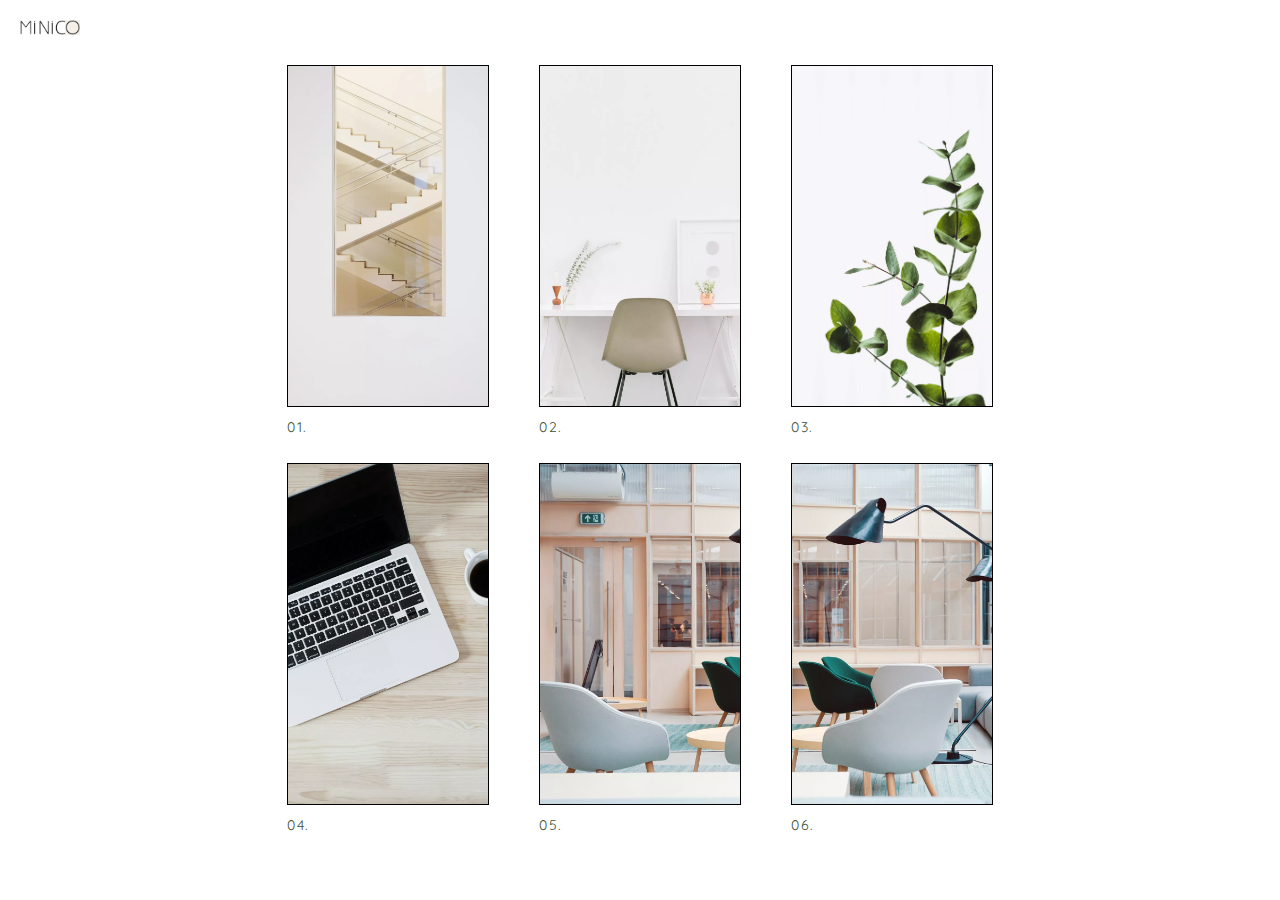
<file: index.html>
<!DOCTYPE html>
<html lang="en">
<head>
  <meta charset="UTF-8">
  <meta http-equiv="X-UA-Compatible" content="IE=edge">
  <meta name="viewport" content="width=device-width, initial-scale=1.0">
  <title>MiniCo</title>
  <link rel="stylesheet" href="./styles/style.css">
  <link rel="stylesheet" href="./styles/home.css">
</head>
<body>
  <img class="logo" alt="" src="./img/minico.png">
  <main class="home-container">
    <a class="page-link" href="./about.html">
      <img class="page-link-img" src="./img/about.webp">
      <div class="page-link-meta">
        <p>01. </p>
        <p class="show-on-hover">ABOUT</p>
      </div>
    </a>
    <a class="page-link" href="./space.html">
      <img class="page-link-img" src="./img/space.webp">
      <div class="page-link-meta">
        <p>02. </p>
        <p class="show-on-hover">SPACE</p>
      </div>
    </a>
    <a class="page-link" href="./community.html">
      <img class="page-link-img" src="./img/comm.webp">
      <div class="page-link-meta">
        <p>03. </p>
        <p class="show-on-hover">COMMUNITY</p>
      </div>
    </a>
    <a class="page-link" href="./events.html">
      <img class="page-link-img" src="./img/event.webp">
      <div class="page-link-meta">
        <p>04. </p>
        <p class="show-on-hover">EVENTS</p>
      </div>
    </a>
    <a class="page-link" href="./contacts.html">
      <img class="page-link-img" id="left" src="./img/double.webp">
      <div class="page-link-meta">
        <p>05. </p>
        <p class="show-on-hover">CONTACTS</p>
      </div>
    </a>
    <a class="page-link" href="./blog.html">
      <img class="page-link-img" src="./img/double.webp">
      <div class="page-link-meta">
        <p>06. </p>
        <p class="show-on-hover">BLOG</p>
      </div>
    </a>
  </main>
</body>
</html>
</file>
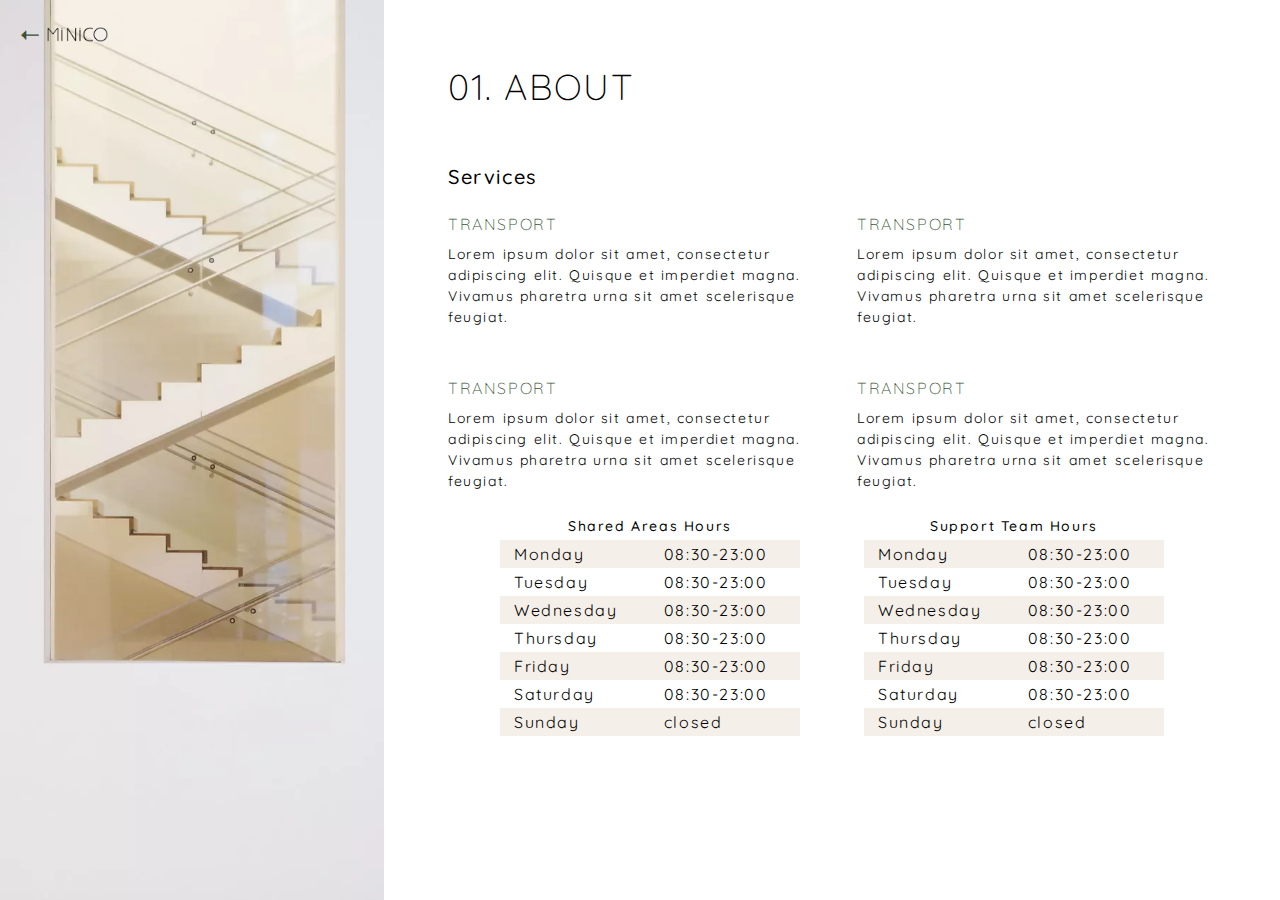
<file: about.html>
<!DOCTYPE html>
<html lang="en">
<head>
  <meta charset="UTF-8">
  <meta http-equiv="X-UA-Compatible" content="IE=edge">
  <meta name="viewport" content="width=device-width, initial-scale=1.0">
  <title>About</title>
  <link rel="stylesheet" href="./styles/style.css">
  <link rel="stylesheet" href="./styles/page.css">
  <link rel="stylesheet" href="./styles/about.css">
</head>
<body>
  <main class="page-container">
    <div class="main-img">
      <a class="go-back" href="index.html">
        <p>&#129040;</p>
        <img class="logo" alt="go back" src="./img/minico.png">
      </a>
    </div>
    <div class="page-content">
      <h1>01. ABOUT</h1>
      <article>
        <h2>Services</h2>
        <div class="grid-sections">
          <section>
            <h3>Transport</h3>
            <p>Lorem ipsum dolor sit amet, consectetur adipiscing elit. Quisque et imperdiet magna. Vivamus pharetra urna sit amet scelerisque feugiat.</p>
          </section>
          <section>
            <h3>Transport</h3>
            <p>Lorem ipsum dolor sit amet, consectetur adipiscing elit. Quisque et imperdiet magna. Vivamus pharetra urna sit amet scelerisque feugiat.</p>
          </section>
          <section>
            <h3>Transport</h3>
            <p>Lorem ipsum dolor sit amet, consectetur adipiscing elit. Quisque et imperdiet magna. Vivamus pharetra urna sit amet scelerisque feugiat.</p>
          </section>
          <section>
            <h3>Transport</h3>
            <p>Lorem ipsum dolor sit amet, consectetur adipiscing elit. Quisque et imperdiet magna. Vivamus pharetra urna sit amet scelerisque feugiat.</p>
          </section>
        </div>
      </article>
      <article class="art-tables">
        <section>
          <h4>Shared Areas Hours</h4>
          <table>
            <thead>
              <tr class="hide-thead">
                <th>day</th>
                <th>hours</th>
              </tr>
            </thead>
            <tbody>
              <tr>
                <td>Monday</td>
                <td>08:30-23:00</td>
              </tr>
              <tr>
                <td>Tuesday</td>
                <td>08:30-23:00</td>
              </tr>
              <tr>
                <td>Wednesday</td>
                <td>08:30-23:00</td>
              </tr>
              <tr>
                <td>Thursday</td>
                <td>08:30-23:00</td>
              </tr>
              <tr>
                <td>Friday</td>
                <td>08:30-23:00</td>
              </tr>
              <tr>
                <td>Saturday</td>
                <td>08:30-23:00</td>
              </tr>
              <tr>
                <td>Sunday</td>
                <td>closed</td>
              </tr>
            </tbody>
          </table>
        </section>
        <section>
          <h4>Support Team Hours</h4>
          <table>
            <thead>
              <tr class="hide-thead">
                <th>day</th>
                <th>hours</th>
              </tr>
            </thead>
            <tbody>
              <tr>
                <td>Monday</td>
                <td>08:30-23:00</td>
              </tr>
              <tr>
                <td>Tuesday</td>
                <td>08:30-23:00</td>
              </tr>
              <tr>
                <td>Wednesday</td>
                <td>08:30-23:00</td>
              </tr>
              <tr>
                <td>Thursday</td>
                <td>08:30-23:00</td>
              </tr>
              <tr>
                <td>Friday</td>
                <td>08:30-23:00</td>
              </tr>
              <tr>
                <td>Saturday</td>
                <td>08:30-23:00</td>
              </tr>
              <tr>
                <td>Sunday</td>
                <td>closed</td>
              </tr>
            </tbody>
          </table>
        </section>
      </article>
    </div>
  </main>
</body>
</html>
</file>
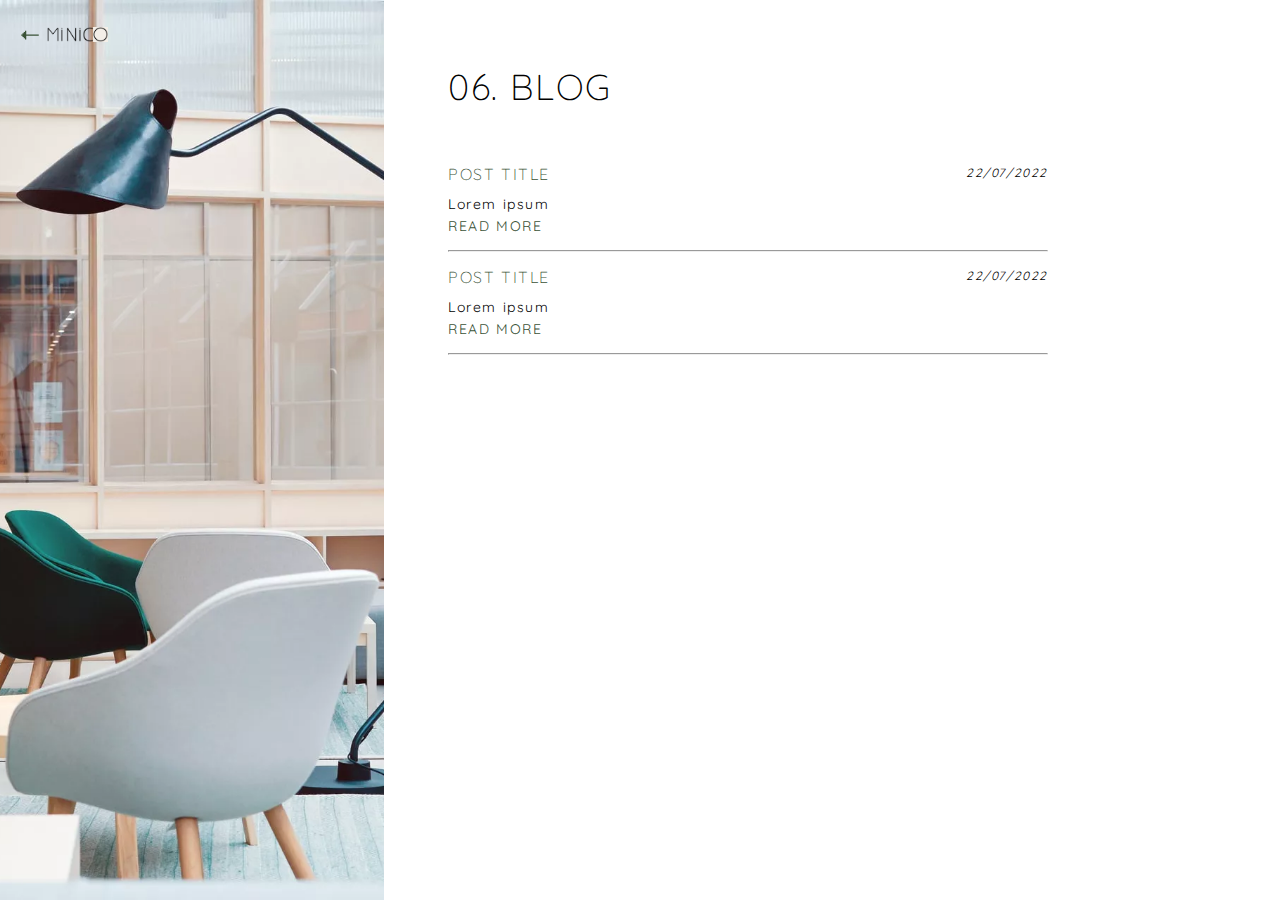
<file: blog.html>
<!DOCTYPE html>
<html lang="en">
<head>
  <meta charset="UTF-8">
  <meta http-equiv="X-UA-Compatible" content="IE=edge">
  <meta name="viewport" content="width=device-width, initial-scale=1.0">
  <title>Blog</title>
  <link rel="stylesheet" href="./styles/style.css">
  <link rel="stylesheet" href="./styles/page.css">
  <link rel="stylesheet" href="./styles/blog.css">
</head>
<body>
  <main class="page-container">
    <div class="main-img">
      <a class="go-back" href="index.html">
        <p>&#129040;</p>
        <img class="logo" alt="go back" src="./img/minico.png">
      </a>
    </div>
    <div class="page-content">
      <h1>06. BLOG</h1>
      <div id="blog-box">
        <div class="post">
          <div class="post-meta">
            <h3 class="post-meta-title">Post title</h3>
            <p class="post-meta-date">22/07/2022</p>
          </div>
          <div class="blog-intro">
            <p>Lorem ipsum</p>
            <a class="blog-intro-link">READ MORE</a>
          </div>
          <hr>
        </div>
        <div class="post">
          <div class="post-meta">
            <h3 class="post-meta-title">Post title</h3>
            <p class="post-meta-date">22/07/2022</p>
          </div>
          <div class="blog-intro">
            <p>Lorem ipsum</p>
            <a class="blog-intro-link">READ MORE</a>
          </div>
          <hr>
        </div>
      </div>
    </div>
  </main>
</body>
</html>
</file>
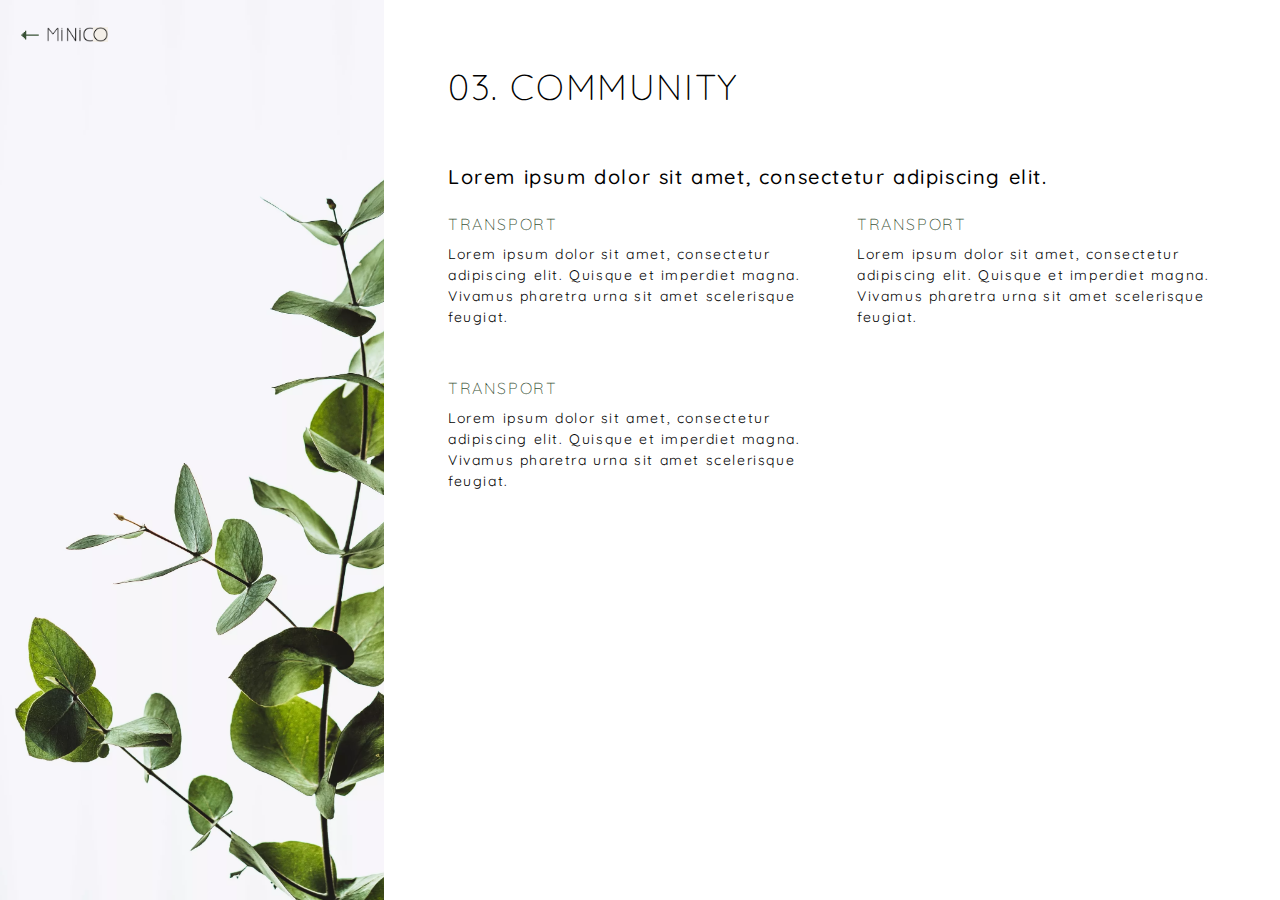
<file: community.html>
<!DOCTYPE html>
<html lang="en">
<head>
  <meta charset="UTF-8">
  <meta http-equiv="X-UA-Compatible" content="IE=edge">
  <meta name="viewport" content="width=device-width, initial-scale=1.0">
  <title>Community</title>
  <link rel="stylesheet" href="./styles/style.css">
  <link rel="stylesheet" href="./styles/page.css">
  <link rel="stylesheet" href="./styles/comm.css">
</head>
<body>
  <main class="page-container">
    <div class="main-img">
      <a class="go-back" href="index.html">
        <p>&#129040;</p>
        <img class="logo" alt="go back" src="./img/minico.png">
      </a>
    </div>
    <div class="page-content">
      <h1>03. COMMUNITY</h1>
      <article>
        <h2>Lorem ipsum dolor sit amet, consectetur adipiscing elit.</h2>
        <div class="grid-sections">
          <section>
            <h3>Transport</h3>
            <p>Lorem ipsum dolor sit amet, consectetur adipiscing elit. Quisque et imperdiet magna. Vivamus pharetra urna sit amet scelerisque feugiat.</p>
          </section>
          <section>
            <h3>Transport</h3>
            <p>Lorem ipsum dolor sit amet, consectetur adipiscing elit. Quisque et imperdiet magna. Vivamus pharetra urna sit amet scelerisque feugiat.</p>
          </section>
          <section>
            <h3>Transport</h3>
            <p>Lorem ipsum dolor sit amet, consectetur adipiscing elit. Quisque et imperdiet magna. Vivamus pharetra urna sit amet scelerisque feugiat.</p>
          </section>
        </div>
      </article>
    </div>
  </main>
</body>
</html>
</file>
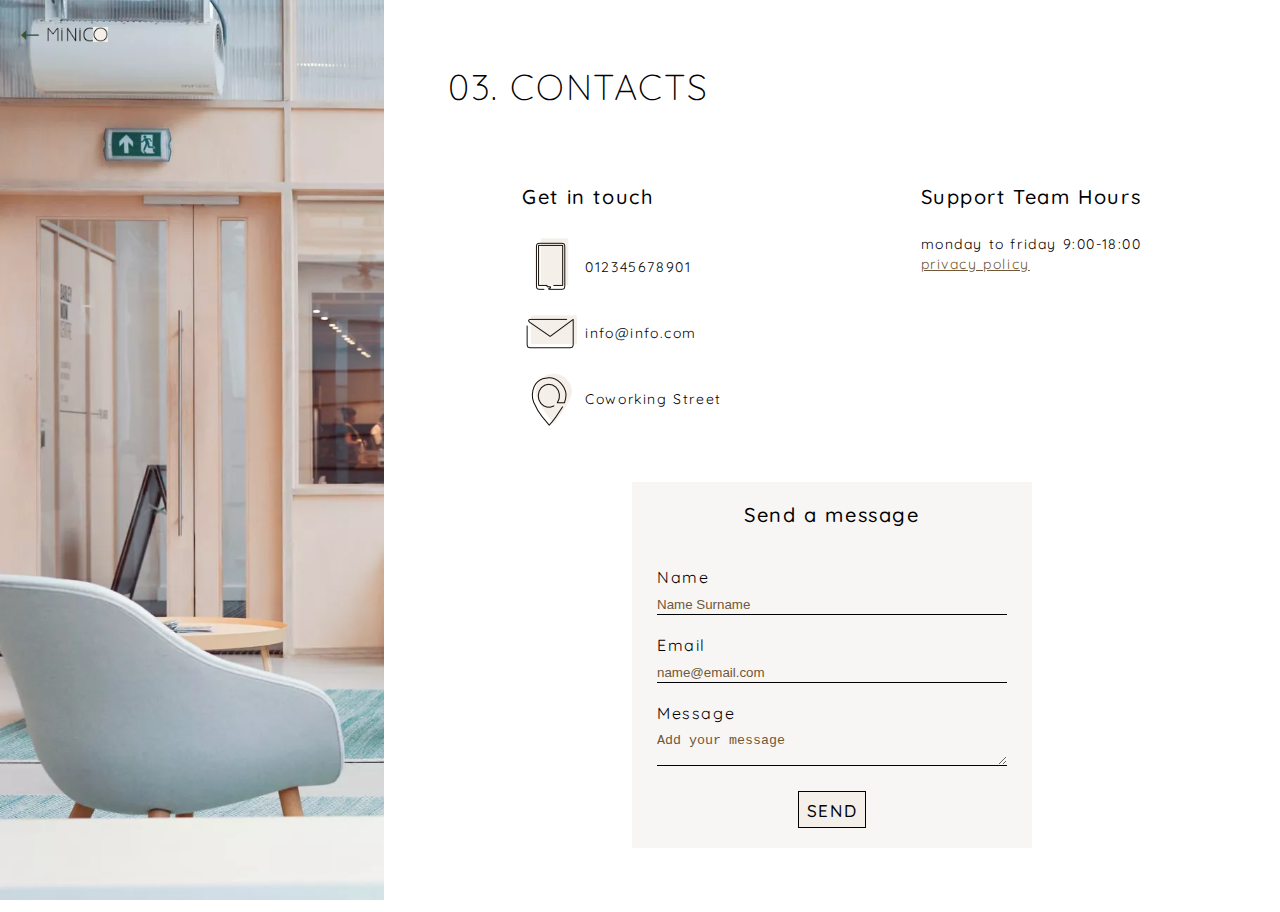
<file: contacts.html>
<!DOCTYPE html>
<html lang="en">
<head>
  <meta charset="UTF-8">
  <meta http-equiv="X-UA-Compatible" content="IE=edge">
  <meta name="viewport" content="width=device-width, initial-scale=1.0">
  <title>Contacts</title>
  <link rel="stylesheet" href="./styles/style.css">
  <link rel="stylesheet" href="./styles/page.css">
  <link rel="stylesheet" href="./styles/contacts.css">
</head>
<body>
  <main class="page-container">
    <div class="main-img">
      <a class="go-back" href="index.html">
        <p>&#129040;</p>
        <img class="logo" alt="go back" src="./img/minico.png">
      </a>
    </div>
    <div class="page-content">
      <h1>03. CONTACTS</h1>
      <div class='contacts-content'>
        <div class="column">
          <h2>Get in touch</h2>
          <div class="row">
            <img class="contacts-img" alt="telephone" src="./img/slice2.png">
            <p>012345678901</p>
          </div>
          <div class="row">
            <img class="contacts-img" alt="mail" src="./img/slice3.png">
            <p>info@info.com</p>
          </div>
          <div class="row">
            <img class="contacts-img" alt="address" src="./img/slice4.png">
            <p>Coworking Street</p>
          </div>
        </div>
        <div class="column">
            <h2>Support Team Hours</h2>
            <p>monday to friday 9:00-18:00</p>
            <a href="">privacy policy</a>
        </div>
        <form>
          <h2>Send a message</h2>
          <div class="form-group">
            <label for="form-name">Name</label>
            <input type="text" id="form-name" name="form-name" placeholder="Name Surname">
          </div>
          <div class="form-group">
            <label for="form-mail">Email</label>
            <input type="email" id="form-mail" name="form-mail" placeholder="name@email.com">
          </div>
          <div class="form-group">
            <label for="form-msg">Message</label>
            <textarea id="form-msg" name="form-msg" placeholder="Add your message"></textarea>
          </div>
          <button>SEND</button>
        </form>
      </div>
    </div>
  </main>
</body>
</html>
</file>
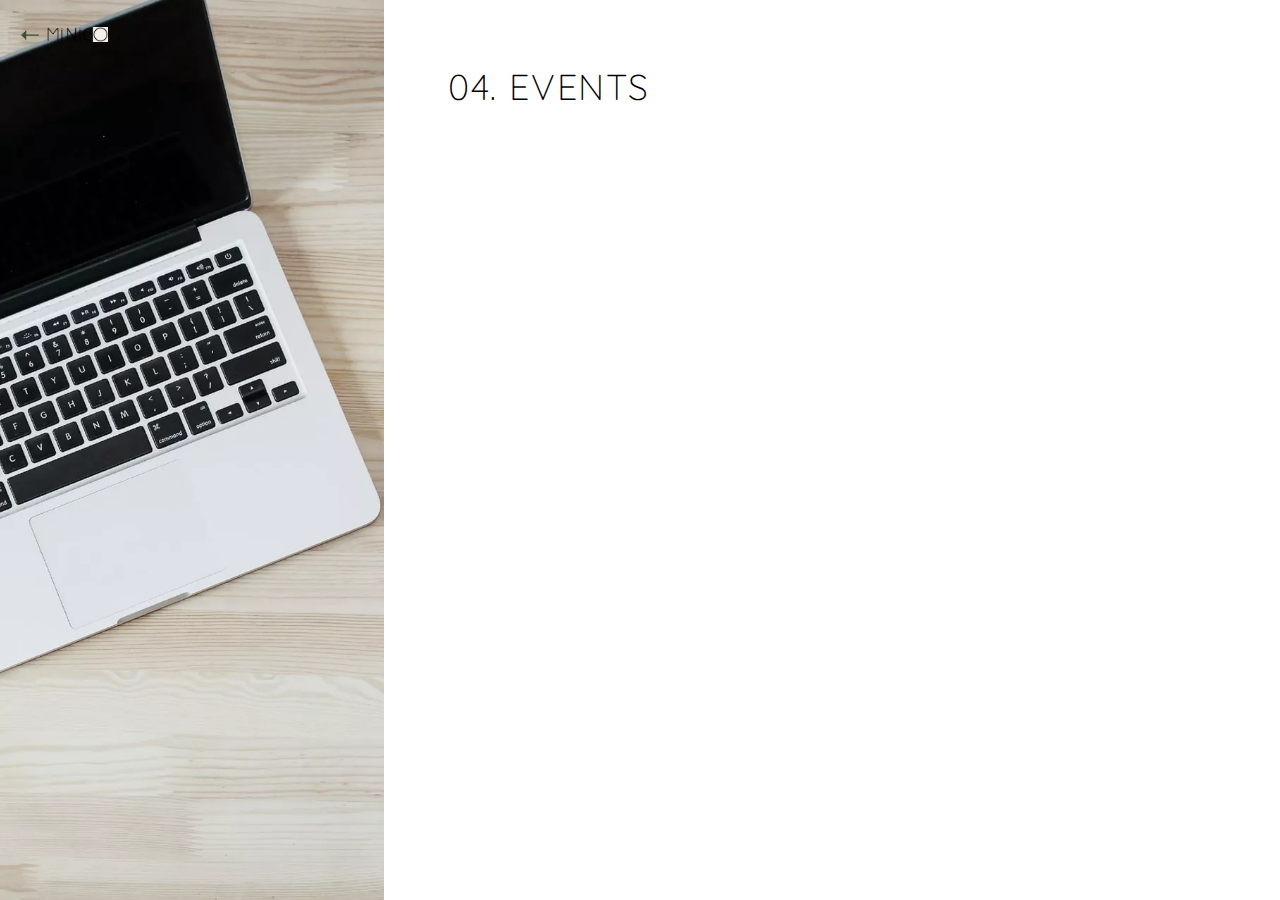
<file: events.html>
<!DOCTYPE html>
<html lang="en">
<head>
  <meta charset="UTF-8">
  <meta http-equiv="X-UA-Compatible" content="IE=edge">
  <meta name="viewport" content="width=device-width, initial-scale=1.0">
  <title>Events</title>
  <link rel="stylesheet" href="./styles/style.css">
  <link rel="stylesheet" href="./styles/page.css">
  <link rel="stylesheet" href="./styles/events.css">
</head>
<body>
  <main class="page-container">
    <div class="main-img">
      <a class="go-back" href="index.html">
        <p>&#129040;</p>
        <img class="logo" alt="go back" src="./img/minico.png">
      </a>
    </div>
    <div class="page-content">
      <h1>04. EVENTS</h1>
      <div id="calndar-box"></div>
    </div>
  </main>
</body>
</html>
</file>
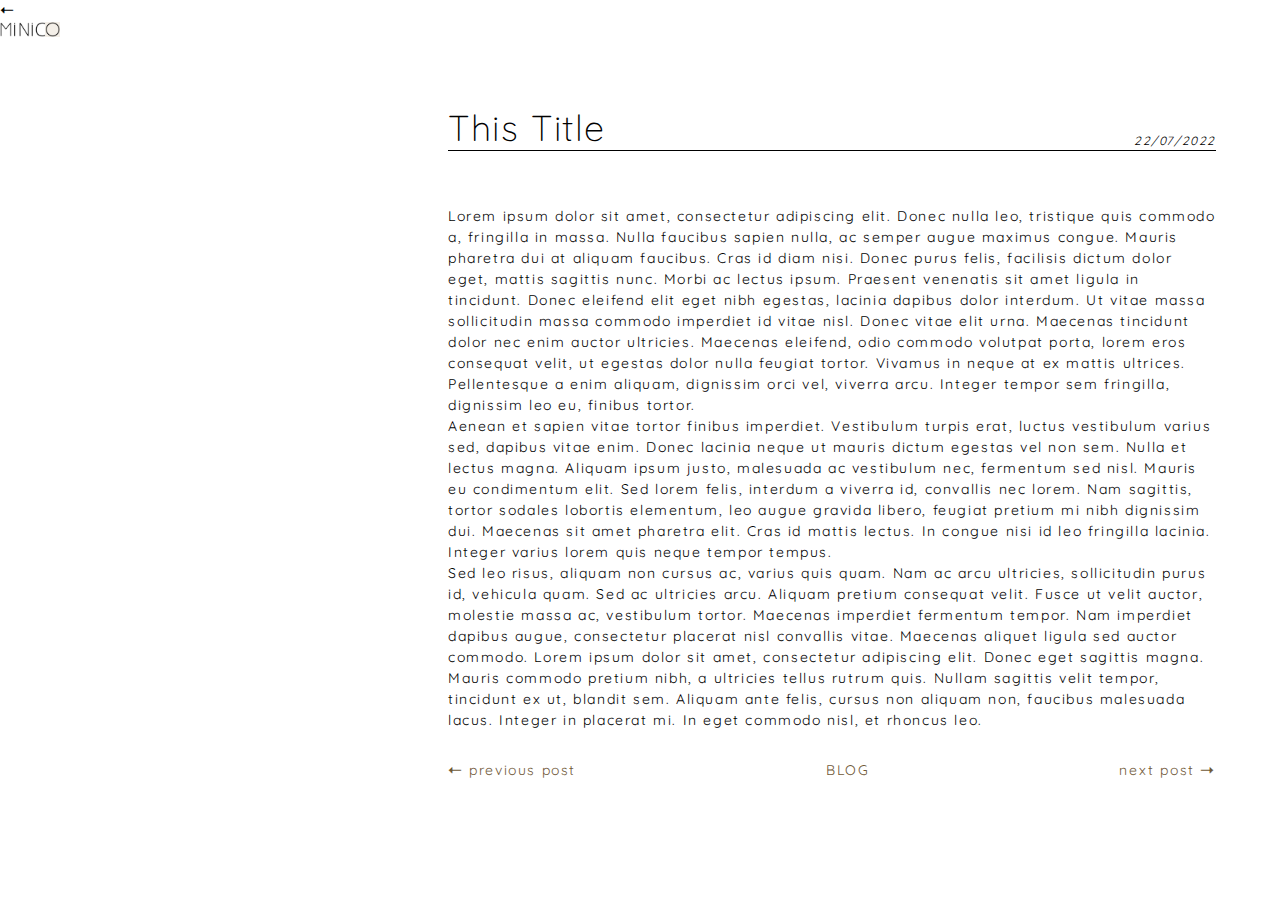
<file: post.html>
<!DOCTYPE html>
<html lang="en">
<head>
  <meta charset="UTF-8">
  <meta http-equiv="X-UA-Compatible" content="IE=edge">
  <meta name="viewport" content="width=device-width, initial-scale=1.0">
  <title>About</title>
  <link rel="stylesheet" href="./styles/style.css">
  <link rel="stylesheet" href="./styles/page.css">
  <link rel="stylesheet" href="./styles/post.css">
</head>
<body>
  <main class="page-container">
    <div class="main-img">
      <nav>
        <p>&#129040;</p>
        <img class="logo" alt="go back" src="./img/minico.png">
      </nav>
    </div>
    <div class="page-content">
      <div class="post">
        <div class="post-meta">
          <h1 class="post-meta-title">This Title</h1>
          <p class="post-meta-date">22/07/2022</p>
        </div>
        <article>
          <p>Lorem ipsum dolor sit amet, consectetur adipiscing elit. Donec nulla leo, tristique quis commodo a, fringilla in massa. Nulla faucibus sapien nulla, ac semper augue maximus congue. Mauris pharetra dui at aliquam faucibus. Cras id diam nisi. Donec purus felis, facilisis dictum dolor eget, mattis sagittis nunc. Morbi ac lectus ipsum. Praesent venenatis sit amet ligula in tincidunt. Donec eleifend elit eget nibh egestas, lacinia dapibus dolor interdum. Ut vitae massa sollicitudin massa commodo imperdiet id vitae nisl. Donec vitae elit urna. Maecenas tincidunt dolor nec enim auctor ultricies. Maecenas eleifend, odio commodo volutpat porta, lorem eros consequat velit, ut egestas dolor nulla feugiat tortor. Vivamus in neque at ex mattis ultrices. Pellentesque a enim aliquam, dignissim orci vel, viverra arcu. Integer tempor sem fringilla, dignissim leo eu, finibus tortor.</p>
          <p>Aenean et sapien vitae tortor finibus imperdiet. Vestibulum turpis erat, luctus vestibulum varius sed, dapibus vitae enim. Donec lacinia neque ut mauris dictum egestas vel non sem. Nulla et lectus magna. Aliquam ipsum justo, malesuada ac vestibulum nec, fermentum sed nisl. Mauris eu condimentum elit. Sed lorem felis, interdum a viverra id, convallis nec lorem. Nam sagittis, tortor sodales lobortis elementum, leo augue gravida libero, feugiat pretium mi nibh dignissim dui. Maecenas sit amet pharetra elit. Cras id mattis lectus. In congue nisi id leo fringilla lacinia. Integer varius lorem quis neque tempor tempus.</p>
          <p>Sed leo risus, aliquam non cursus ac, varius quis quam. Nam ac arcu ultricies, sollicitudin purus id, vehicula quam. Sed ac ultricies arcu. Aliquam pretium consequat velit. Fusce ut velit auctor, molestie massa ac, vestibulum tortor. Maecenas imperdiet fermentum tempor. Nam imperdiet dapibus augue, consectetur placerat nisl convallis vitae. Maecenas aliquet ligula sed auctor commodo. Lorem ipsum dolor sit amet, consectetur adipiscing elit. Donec eget sagittis magna. Mauris commodo pretium nibh, a ultricies tellus rutrum quis. Nullam sagittis velit tempor, tincidunt ex ut, blandit sem. Aliquam ante felis, cursus non aliquam non, faucibus malesuada lacus. Integer in placerat mi. In eget commodo nisl, et rhoncus leo.</p>
        </article>
        <nav class="post-nav">
          <a alt="" href="">&#129040; previous post</a>
          <a alt="" href="">BLOG</a>
          <a alt="" href="">next post &#129042;</a>
        </nav>
      </div>
    </div>
  </main>
</body>
</html>
</file>
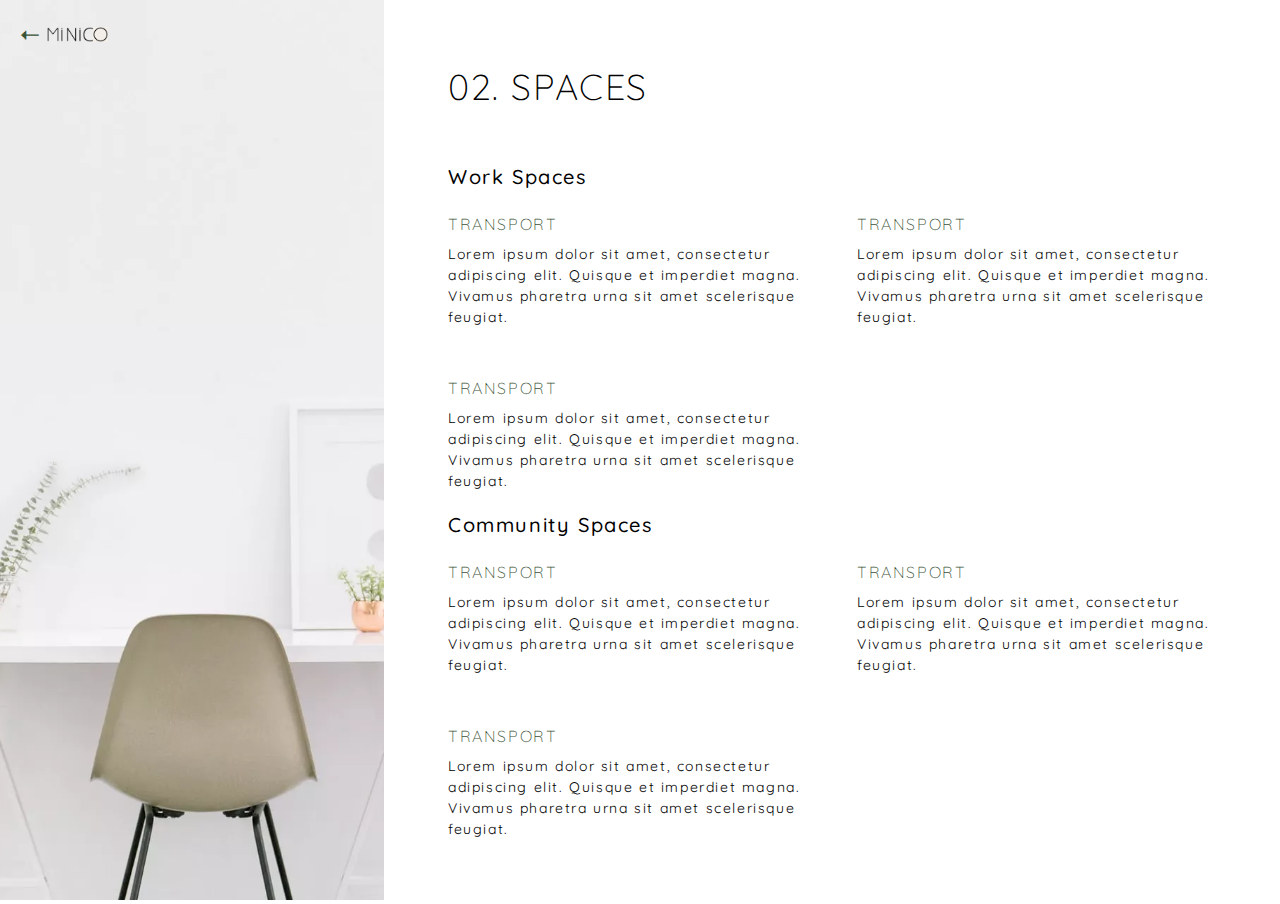
<file: space.html>
<!DOCTYPE html>
<html lang="en">
<head>
  <meta charset="UTF-8">
  <meta http-equiv="X-UA-Compatible" content="IE=edge">
  <meta name="viewport" content="width=device-width, initial-scale=1.0">
  <title>Spaces</title>
  <link rel="stylesheet" href="./styles/style.css">
  <link rel="stylesheet" href="./styles/page.css">
  <link rel="stylesheet" href="./styles/space.css">
</head>
<body>
  <main class="page-container">
    <div class="main-img">
      <a class="go-back" href="index.html">
        <p>&#129040;</p>
        <img class="logo" alt="go back" src="./img/minico.png">
      </a>
    </div>
    <div class="page-content">
      <h1>02. SPACES</h1>
      <article>
        <h2>Work Spaces</h2>
        <div class="grid-sections">
          <section>
            <h3>Transport</h3>
            <p>Lorem ipsum dolor sit amet, consectetur adipiscing elit. Quisque et imperdiet magna. Vivamus pharetra urna sit amet scelerisque feugiat.</p>
          </section>
          <section>
            <h3>Transport</h3>
            <p>Lorem ipsum dolor sit amet, consectetur adipiscing elit. Quisque et imperdiet magna. Vivamus pharetra urna sit amet scelerisque feugiat.</p>
          </section>
          <section>
            <h3>Transport</h3>
            <p>Lorem ipsum dolor sit amet, consectetur adipiscing elit. Quisque et imperdiet magna. Vivamus pharetra urna sit amet scelerisque feugiat.</p>
          </section>
        </div>
      </article>
      <article>
        <h2>Community Spaces</h2>
        <div class="grid-sections">
          <section>
            <h3>Transport</h3>
            <p>Lorem ipsum dolor sit amet, consectetur adipiscing elit. Quisque et imperdiet magna. Vivamus pharetra urna sit amet scelerisque feugiat.</p>
          </section>
          <section>
            <h3>Transport</h3>
            <p>Lorem ipsum dolor sit amet, consectetur adipiscing elit. Quisque et imperdiet magna. Vivamus pharetra urna sit amet scelerisque feugiat.</p>
          </section>
          <section>
            <h3>Transport</h3>
            <p>Lorem ipsum dolor sit amet, consectetur adipiscing elit. Quisque et imperdiet magna. Vivamus pharetra urna sit amet scelerisque feugiat.</p>
          </section>
        </div>
      </article>
    </div>
  </main>
</body>
</html>
</file>
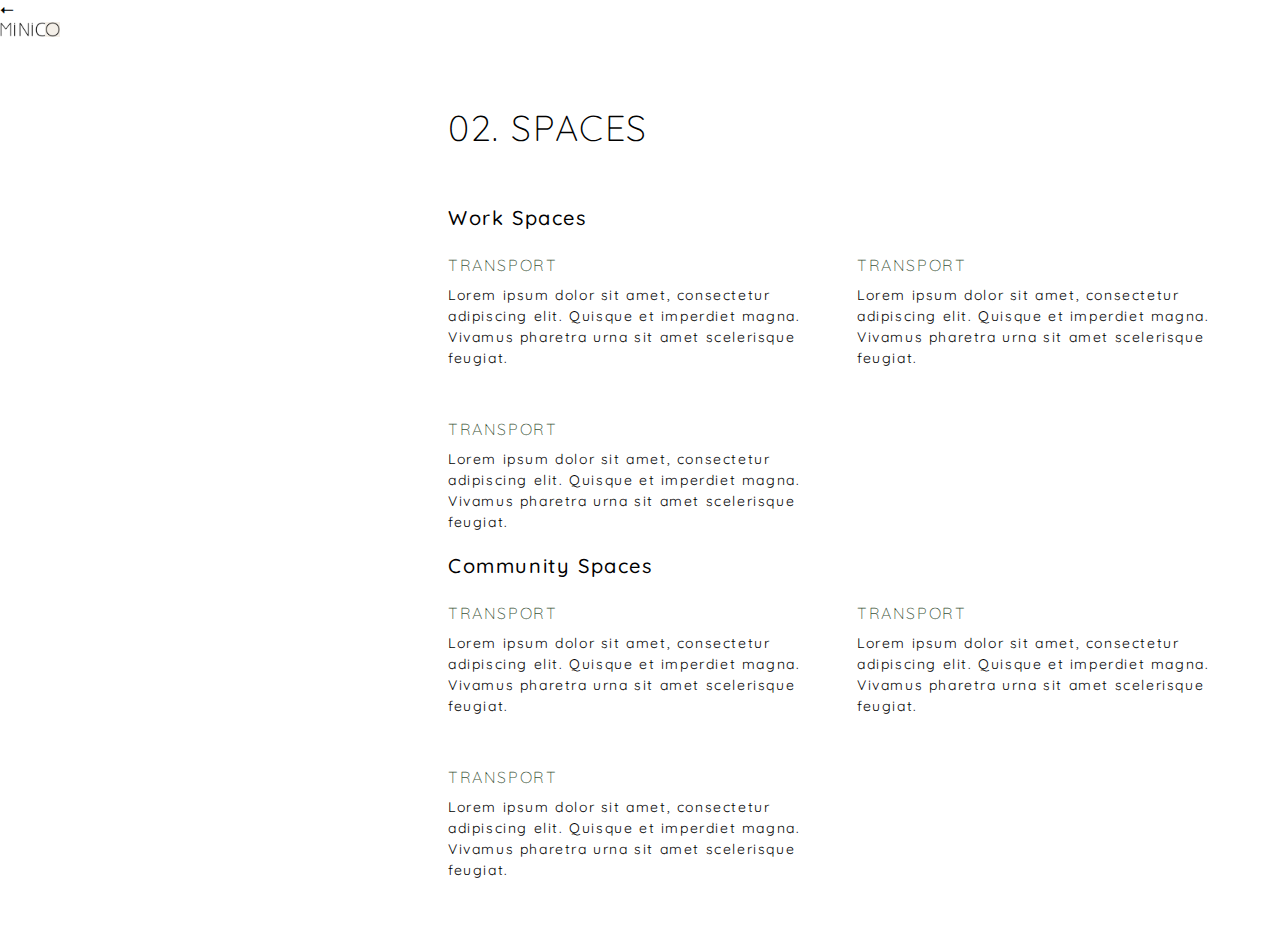
<file: spaces.html>
<!DOCTYPE html>
<html lang="en">
<head>
  <meta charset="UTF-8">
  <meta http-equiv="X-UA-Compatible" content="IE=edge">
  <meta name="viewport" content="width=device-width, initial-scale=1.0">
  <title>Spaces</title>
  <link rel="stylesheet" href="./styles/style.css">
  <link rel="stylesheet" href="./styles/page.css">
</head>
<body>
  <main class="page-container">
    <div class="main-img">
      <nav>
        <p>&#129040;</p>
        <img class="logo" alt="go back" src="./img/minico.png">
      </nav>
    </div>
    <div class="page-content">
      <h1>02. SPACES</h1>
      <article>
        <h2>Work Spaces</h2>
        <div class="grid-sections">
          <section>
            <h3>Transport</h3>
            <p>Lorem ipsum dolor sit amet, consectetur adipiscing elit. Quisque et imperdiet magna. Vivamus pharetra urna sit amet scelerisque feugiat.</p>
          </section>
          <section>
            <h3>Transport</h3>
            <p>Lorem ipsum dolor sit amet, consectetur adipiscing elit. Quisque et imperdiet magna. Vivamus pharetra urna sit amet scelerisque feugiat.</p>
          </section>
          <section>
            <h3>Transport</h3>
            <p>Lorem ipsum dolor sit amet, consectetur adipiscing elit. Quisque et imperdiet magna. Vivamus pharetra urna sit amet scelerisque feugiat.</p>
          </section>
        </div>
      </article>
      <article>
        <h2>Community Spaces</h2>
        <div class="grid-sections">
          <section>
            <h3>Transport</h3>
            <p>Lorem ipsum dolor sit amet, consectetur adipiscing elit. Quisque et imperdiet magna. Vivamus pharetra urna sit amet scelerisque feugiat.</p>
          </section>
          <section>
            <h3>Transport</h3>
            <p>Lorem ipsum dolor sit amet, consectetur adipiscing elit. Quisque et imperdiet magna. Vivamus pharetra urna sit amet scelerisque feugiat.</p>
          </section>
          <section>
            <h3>Transport</h3>
            <p>Lorem ipsum dolor sit amet, consectetur adipiscing elit. Quisque et imperdiet magna. Vivamus pharetra urna sit amet scelerisque feugiat.</p>
          </section>
        </div>
      </article>
    </div>
  </main>
</body>
</html>
</file>
<file: styles/style.css>
@import url('https://fonts.googleapis.com/css2?family=Quicksand:wght@300;400;500&display=swap');

* {
  margin: 0px;
  padding: 0px;
  -ms-overflow-style: none;
  scrollbar-width: none;
}

*::-webkit-scrollbar {
  display: none;
}

body {
  width: 100vw;
  height: 100vh;
  display: flex;
  justify-content: center;
  align-items: center;
  font-family: 'Quicksand', sans-serif;
  letter-spacing: .1rem;
}

.logo {
  height: 15px;
}

h1 {
  text-transform: uppercase;
  font-weight: 300;
  font-size: 36px;
  margin-bottom: 55px;
}

h2 {
  font-weight: 500;
  font-size: 20px;
  margin-top: 20px;
  margin-bottom: 25px;
}

h3 {
  text-transform: uppercase;
  color: rgb(57, 81, 54);
  font-weight: 300;
  font-size: 16px;
  margin-bottom: 10px;
}

h4 {
  font-weight: 500;
  font-size: 14px;
  margin-bottom: 5px;
}

p {
  font-size: 14px;
  line-height: 150%;
  
}

a {
  font-size: 14px;
  color:rgb(57, 81, 54);
}

a:visited {
  color:#705837;
}

.grid-sections {
  display: grid;
  grid-template-columns: 1fr 1fr 1fr;
  grid-template-rows: auto;
  gap: 50px;
}

@media only screen and (max-width: 1400px) {
  .grid-sections {
    grid-template-columns: 1fr 1fr;
  }
}

@media only screen and (max-width: 1000px) {
  .grid-sections {
    grid-template-columns: 1fr;
    max-width: 500px;
  }
}
</file>
<file: styles/home.css>
main {
  max-width: 710px;
  display: grid;
  grid-template-columns: 1fr 1fr 1fr;
  grid-template-rows: auto;
  column-gap: 50px;
  row-gap: 25px;
}

.logo {
  position: absolute;
  top: 20px;
  left: 20px;
}

.page-link {
  display: flex;
  flex-direction: column;
  gap: 10px;
  text-decoration: none;
}

.page-link-img {
  width: 200px;
  height: 340px;
  border: 1px solid black;
  object-fit: cover;
}

#left {
  object-position: 0 0;
}

.page-link-meta {
  display: flex;
  gap: 10px;
  align-items: flex-end;
}

.show-on-hover {
  opacity: 0;
  transform: scaleY(0);
  transition: all 0.3s linear;
}

.page-link:hover > div > .show-on-hover {
  opacity: 1;
  transform: scaleY(1);
}

@media only screen and (max-height: 800px) {

  .page-link-img {
    height: 200px;
  }
}

@media only screen and (max-width: 720px) {
  body {
    flex-direction: column;
    justify-content: flex-start; /*otherwise it will overfow top to center elements*/
  }

  .logo {
    position: relative;
    margin: 20px;
  }

  main {
    grid-template-columns: 1fr;
    row-gap: 50px;
    padding-top: 50px;
    padding-bottom: 50px;
  }

  .page-link-img {
    height: 200px;
  }
}
</file>
<file: styles/page.css>
main {
  width: 100vw;
  height: 100vh;
}

.go-back {
  position: absolute;
  top: 20px;
  left: 20px;
  z-index: 2;
  text-decoration: none;
}

.go-back > p {
  display: inline-block;
  font-size: 20px;
}

.page-content {
  margin-left: 30vw; /*compensate fixed img*/
  width: 60vw;
  padding: 5vw;
}

@media only screen and (max-width: 1000px) {
  body {
    flex-direction: column;
  }

  .page-content {
    margin-left: 0; /**fixed img moved to top*/
    width: 90vw;
    padding: 5vw;
    display: flex;
    flex-direction: column;
    align-items: center;
    padding-top: 80px;
  }
}
</file>
<file: styles/about.css>
.main-img {
  position: fixed;
  width: 30vw;
  height: 100vh;
  background-image: url("../img/about.webp");
  background-size: cover;
  background-repeat: no-repeat;
  background-position: center;
}

.art-tables {
  margin-top: 25px;
  display: flex;
  justify-content: center;
  gap: 5vw;
}

.art-tables > section > h4 {
  text-align: center;
}

.hide-thead {
  display: none;
}

table {
  min-width: 300px;
  border: none;
  border-collapse: collapse;
}

tr:nth-child(odd) {
  background-color: rgb(244, 239, 232);
}

td {
  padding: 4px;
  padding-left: 14px;
}

@media only screen and (max-width: 1000px) {
  .art-tables {
    margin-top: 50px;
    flex-direction: column;
  }

  .main-img {
    position: relative;
    width: 100vw;
    height: 80px;
  }
}
</file>
<file: styles/blog.css>
#blog-box {
  max-width: 600px;
  min-width: 300px;
}

.post-meta {
  display: flex;
  justify-content: space-between;
}

.post-meta-date {
  font-style: italic;
  font-size: 12px;
}

hr {
  margin-top: 15px;
  margin-bottom: 15px;
}

.main-img {
  position: fixed;
  width: 30vw;
  height: 100vh;
  background-image: url("../img/double.webp");
  background-size: cover;
  background-repeat: no-repeat;
  background-position: center;
}

@media only screen and (max-width: 1000px) {
  .main-img {
    position: relative;
    width: 100vw;
    height: 80px;
    background-position: center;
  }
}
</file>
<file: styles/comm.css>
.main-img {
  position: fixed;
  width: 30vw;
  height: 100vh;
  background-image: url("../img/comm.webp");
  background-size: cover;
  background-repeat: no-repeat;
  background-position: center;
}

@media only screen and (max-width: 1000px) {
  .main-img {
    position: relative;
    width: 100vw;
    height: 80px;
  }
}
</file>
<file: styles/contacts.css>
.main-img {
  position: fixed;
  width: 30vw;
  height: 100vh;
  background-image: url("../img/double.webp");
  background-size: cover;
  background-repeat: no-repeat;
  background-position: left;
}

.contacts-content {
  display: flex;
  gap: 50px;
  justify-content: space-around;
  flex-wrap: wrap;
}

.column {
  display: flex;
  flex-direction: column;
}

.row {
  display: flex;
  align-items: center;
}

form {
  display: flex;
  flex-direction: column;
  align-items: center;
  width: 350px;
  padding-left: 25px;
  padding-right: 25px;
  background-color: #f8f6f4;
}

.form-group {
  width: 100%;
  margin: 5px;
  padding-top: 10px;
  display: flex;
  flex-direction: column;
}

input, textarea {
  margin-top: 10px;
  flex-grow: 1;
  max-width: 200;
  border: none;
  border-bottom: 1px solid black;
  padding-bottom: 2px;
  background-color: #f8f6f4;
  color: black;
}

::placeholder {
  color: #705837;
}
:-ms-input-placeholder {
  color: #705837;
}
::-ms-input-placeholder {
color: #705837;
}

input:hover, textarea:hover {
  background-color: #F4EFE8;
}

input:focus, textarea:focus {
  outline: none;
  border-bottom: 3px double rgb(57, 81, 54);
  padding-bottom: 0px;
}

button {
  margin: 20px;
  padding: 8px;
  padding-bottom: 6px;
  font-size: 17px;
  font-weight: 500;
  font-family: 'Quicksand', sans-serif;
  letter-spacing: .1rem;
  background-color: #F4EFE8;
  border: 1px solid black;
  border-radius: 0px;
}

button:hover {
  background-color: rgb(57, 81, 54);
  color: #F4EFE8;
  border-color: rgb(57, 81, 54);
}

@media only screen and (max-width: 1000px) {
  .main-img {
    position: relative;
    width: 100vw;
    height: 80px;
    background-position: center;
  }
}

@media only screen and (max-width: 400px) {
  
  .contacts-content {
    justify-content: flex-start;
    width: 300px; /*to center the content based on the bigger child block*/
  }

  form {
    width: 300px;
    padding-left: 15px;
    padding-right: 15px;
  }
}
</file>
<file: styles/events.css>
.main-img {
  position: fixed;
  width: 30vw;
  height: 100vh;
  background-image: url("../img/event.webp");
  background-size: cover;
  background-repeat: no-repeat;
  background-position: center;
}

@media only screen and (max-width: 1000px) {
  .main-img {
    position: relative;
    width: 100vw;
    height: 80px;
  }
}
</file>
<file: styles/post.css>
.post {
  max-width: 1000px;
}

.post-meta {
  width: 100%;
  display: flex;
  justify-content: space-between;
  align-items: flex-end;
  border-bottom: 1px solid black;
  margin-bottom: 55px;
}

.post-meta-title {
  margin: 0px;
  text-transform: none;
}

.post-meta-date {
  font-style: italic;
  font-size: 12px;
}

.post-nav {
  margin-top: 30px;
  position: initial;
  width: 100%;
  display: flex;
  justify-content: space-between;
}

.post-nav > a {
  text-decoration: none;
}

.post-nav > a:hover {
  background-color: #f8f6f4;
}
</file>
<file: styles/space.css>
.main-img {
  position: fixed;
  width: 30vw;
  height: 100vh;
  background-image: url("../img/space.webp");
  background-size: cover;
  background-repeat: no-repeat;
  background-position: center;
}

@media only screen and (max-width: 1000px) {
  .main-img {
    position: relative;
    width: 100vw;
    height: 80px;
    background-position: bottom;
  }
}
</file>
